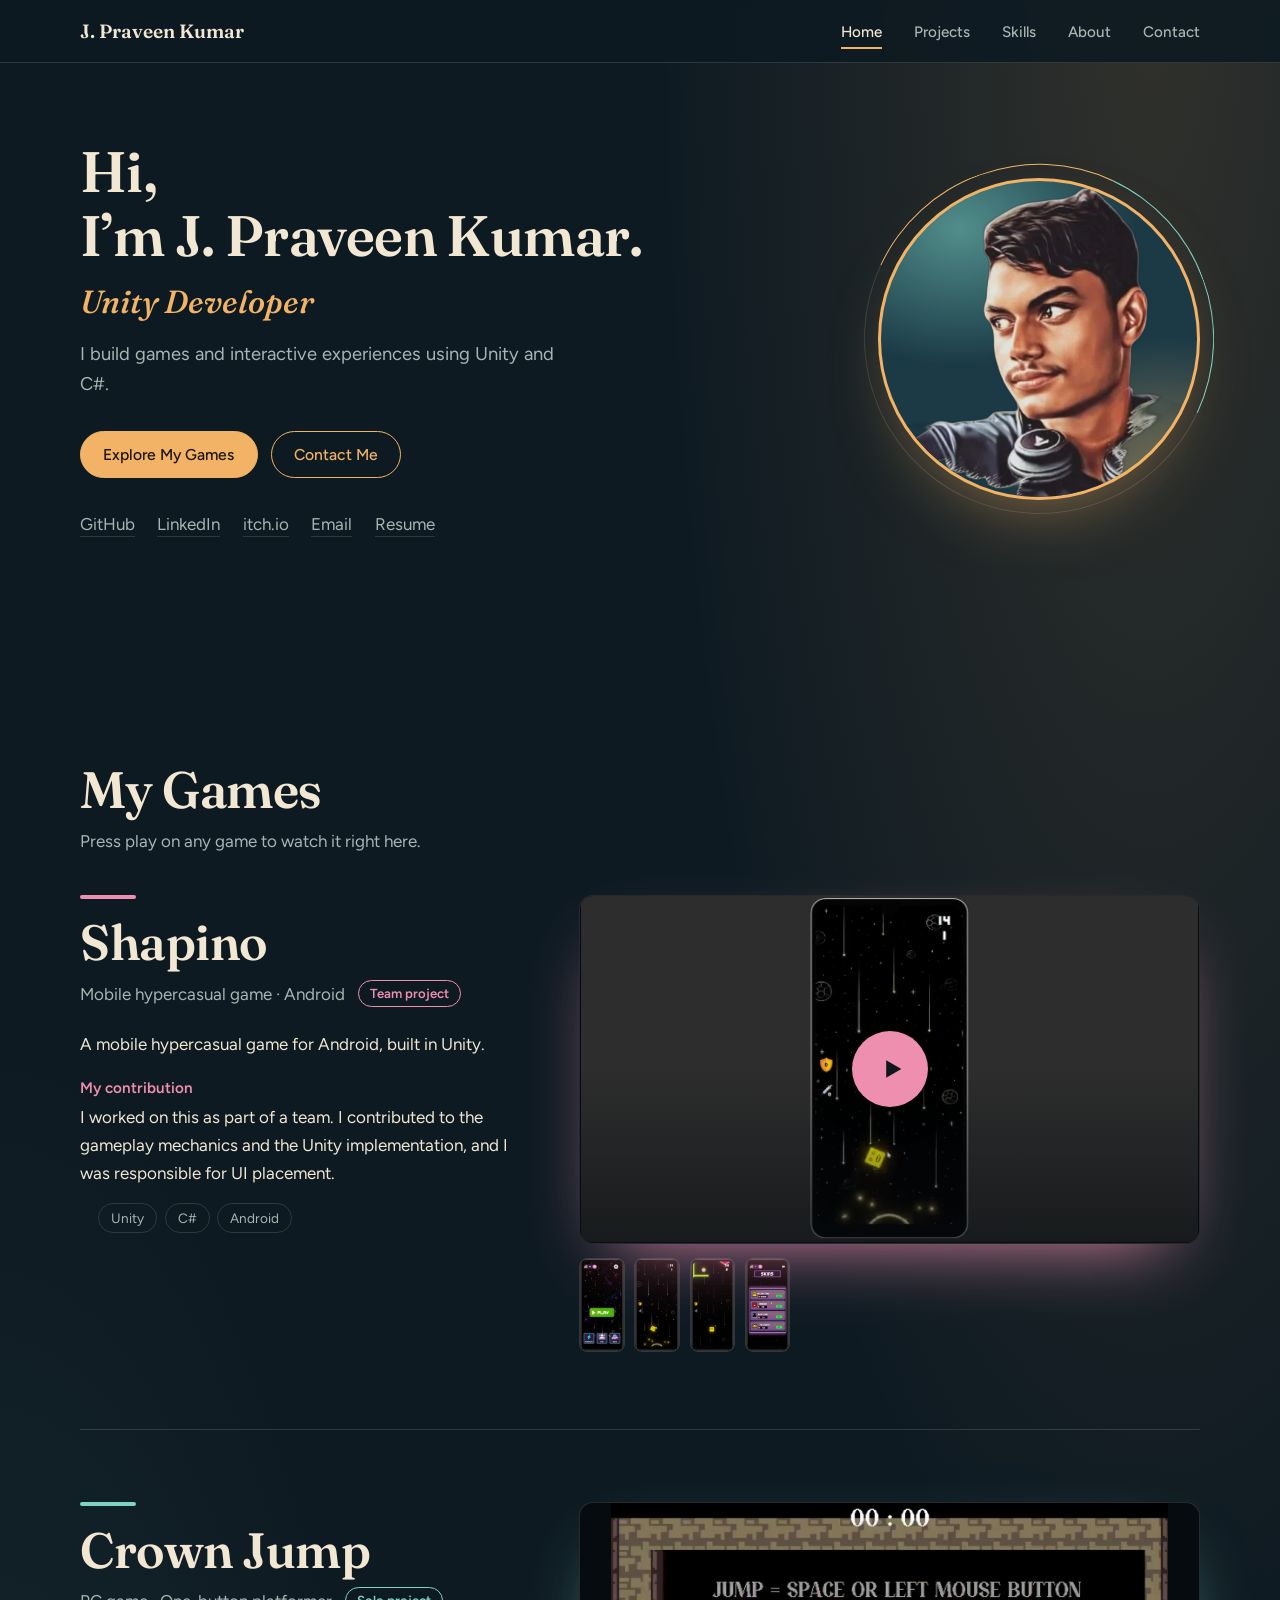
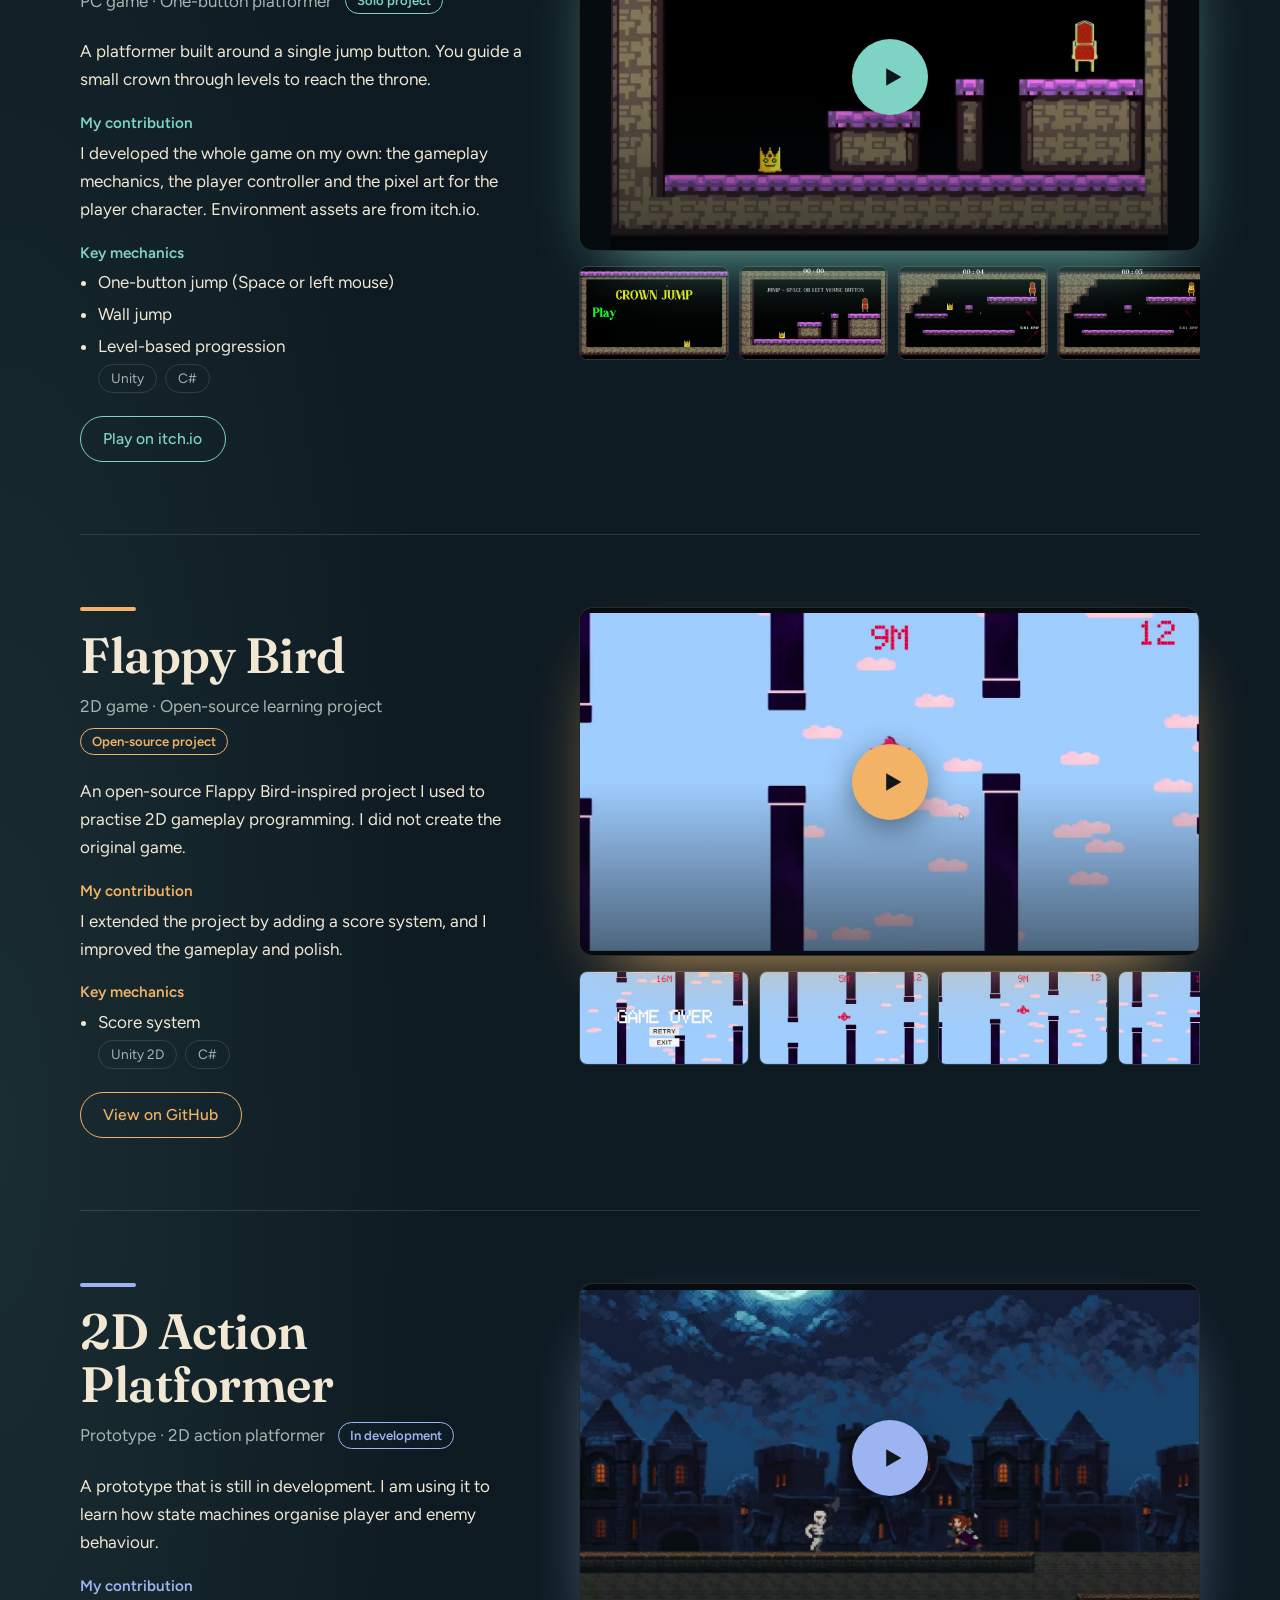
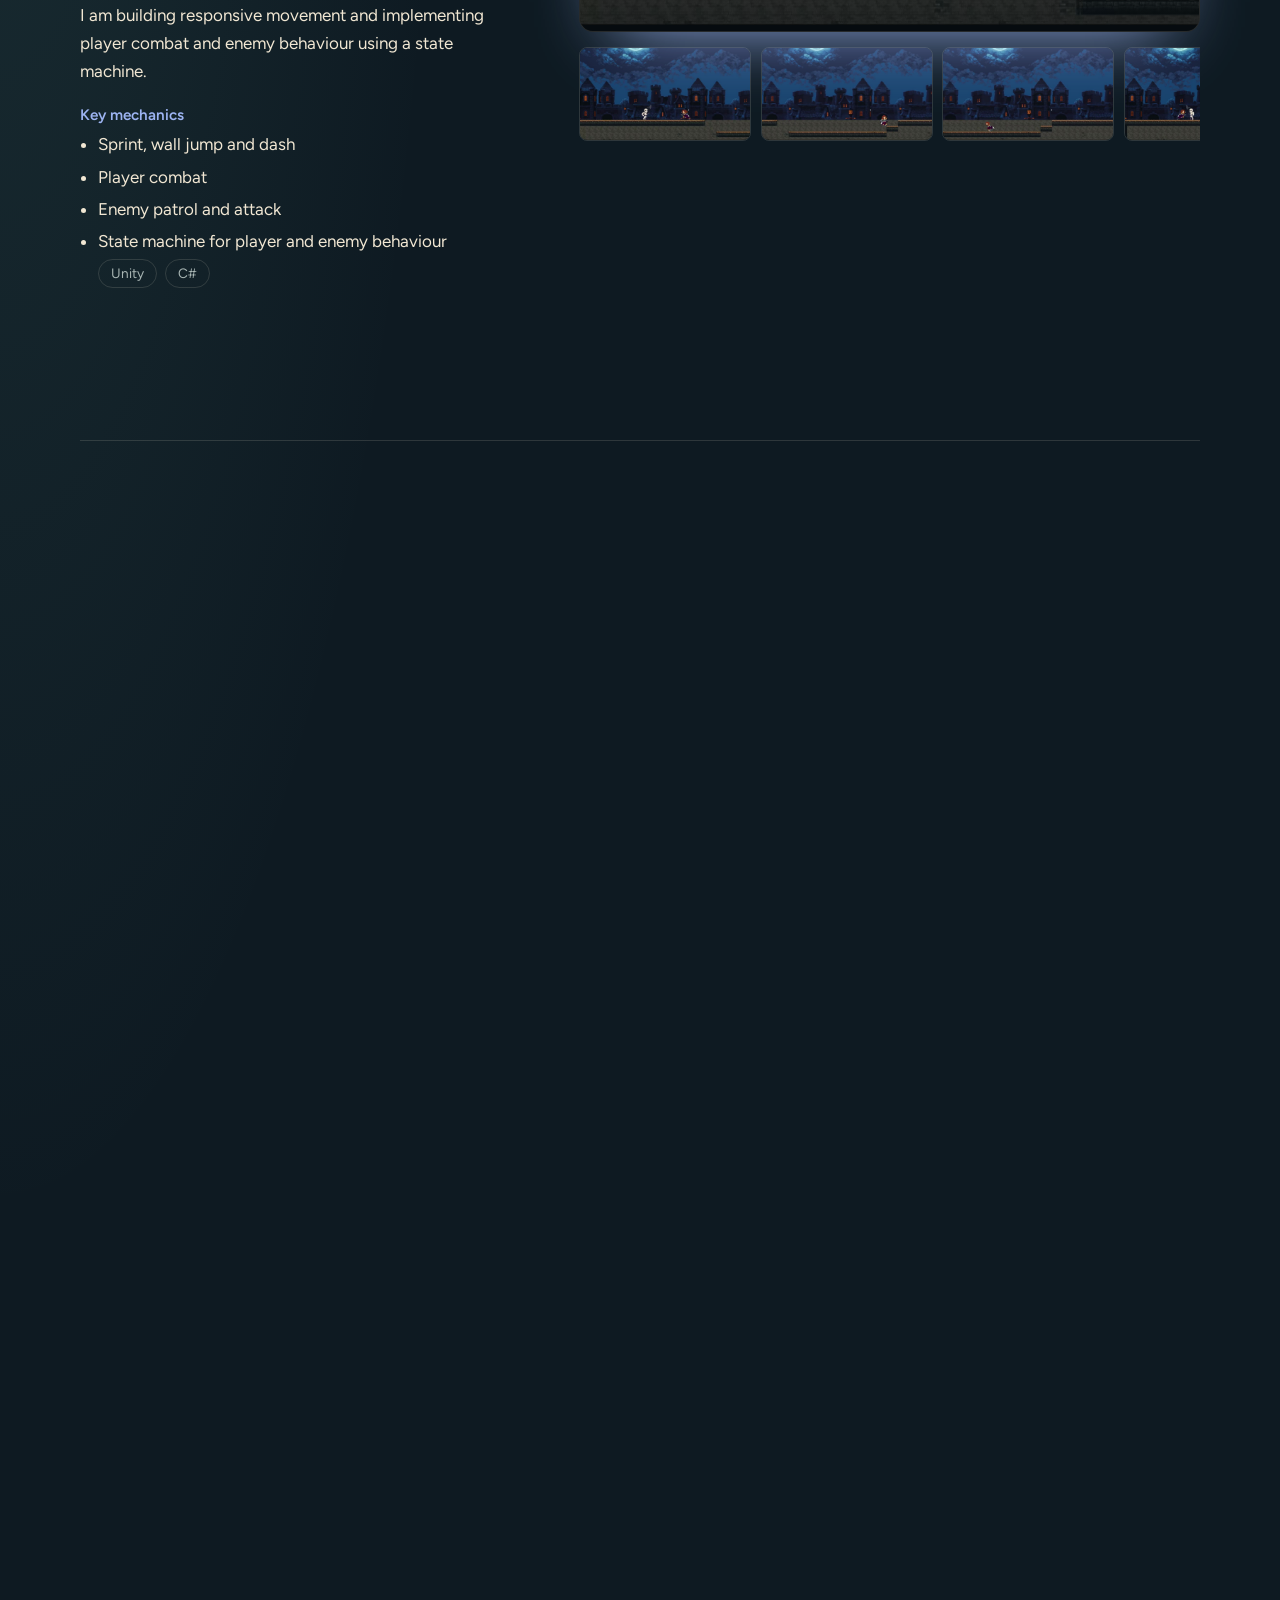
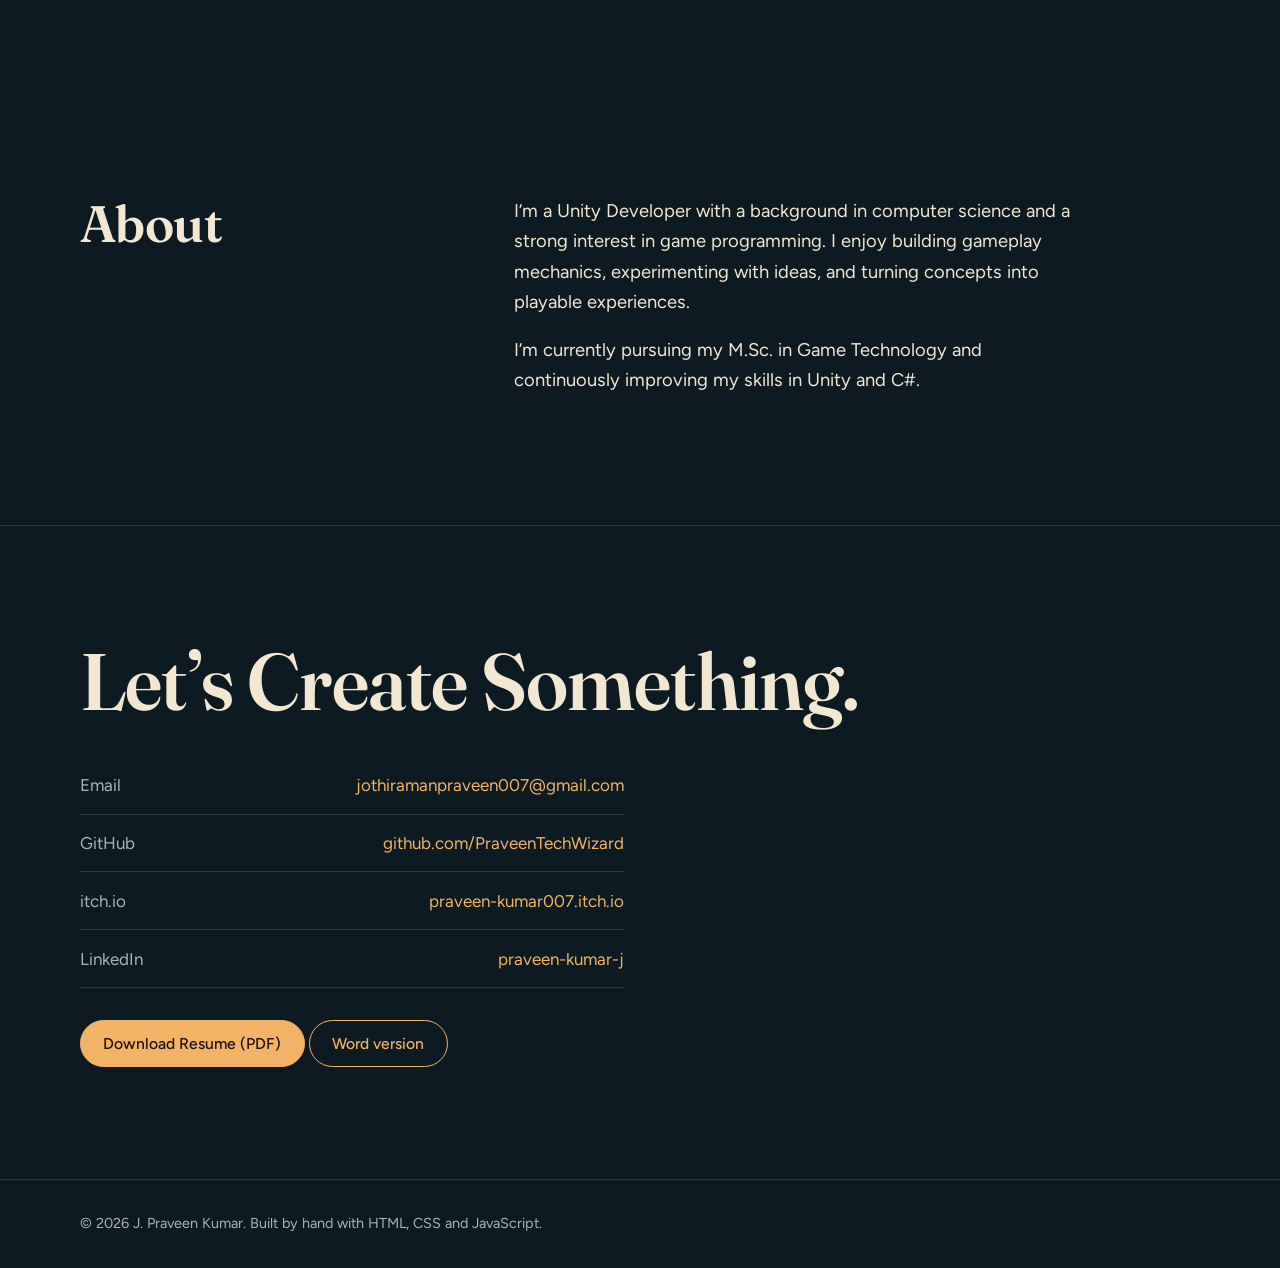
<file: index.html>
<!DOCTYPE html>
<html lang="en">
<head>
<meta charset="utf-8">
<meta name="viewport" content="width=device-width, initial-scale=1">
<title>J. Praveen Kumar | Unity Developer</title>
<meta name="description" content="Portfolio of J. Praveen Kumar, a Unity developer building games in C#. Gameplay videos, projects and contact details.">
<meta property="og:title" content="J. Praveen Kumar | Unity Developer">
<meta property="og:description" content="I build games and interactive experiences using Unity and C#.">
<meta property="og:type" content="website">
<link rel="icon" href="data:image/svg+xml,%3Csvg xmlns='http://www.w3.org/2000/svg' viewBox='0 0 64 64'%3E%3Crect width='64' height='64' rx='14' fill='%230e1a22'/%3E%3Ctext x='32' y='43' text-anchor='middle' font-family='Georgia,serif' font-size='30' font-weight='700' fill='%23f2b366'%3EJP%3C/text%3E%3C/svg%3E">
<link rel="preconnect" href="https://fonts.googleapis.com">
<link rel="preconnect" href="https://fonts.gstatic.com" crossorigin>
<link href="https://fonts.googleapis.com/css2?family=Figtree:wght@400;500;600&family=Fraunces:ital,opsz,wght@0,9..144,500;0,9..144,600;1,9..144,500&display=swap" rel="stylesheet">
<link rel="stylesheet" href="css/style.css">
</head>
<body>
<a class="skip" href="#projects">Skip to projects</a>
<div class="progress" aria-hidden="true"></div>
<header class="top">
  <div class="wrap">
    <a class="brand" href="#home">J. Praveen Kumar</a>
    <nav aria-label="Main"><ul>
      <li><a href="#home">Home</a></li><li><a href="#projects">Projects</a></li><li><a href="#skills">Skills</a></li><li><a href="#about">About</a></li><li><a href="#contact">Contact</a></li>
    </ul></nav>
  </div>
</header>

<main>
<section id="home" class="hero">
  <div class="wrap hero-grid">
    <div class="hero-text">
      <h1><span>Hi,</span> <span>I’m J. Praveen Kumar.</span></h1>
      <p class="role">Unity Developer</p>
      <p class="intro">I build games and interactive experiences using Unity and C#.</p>
      <div class="actions">
        <a class="btn primary" href="#projects">Explore My Games</a>
        <a class="btn" href="#contact">Contact Me</a>
      </div>
      <ul class="social" aria-label="Social links" id="social"></ul>
    </div>
    <figure class="portrait">
      <div class="disc"><img src="assets/img/profile.webp" alt="Portrait of J. Praveen Kumar" width="640" height="640" onerror="this.parentElement.parentElement.classList.add('empty')"></div>
      <figcaption class="todo">Add your photo: assets/img/profile.webp</figcaption>
    </figure>
  </div>
</section>

<section id="projects">
  <div class="wrap">
    <h2 class="reveal">My Games</h2>
    <p class="sub reveal">Press play on any game to watch it right here.</p>
    <div id="project-list"></div>

    <div class="mech" id="mechanics" aria-labelledby="mech-title">
      <h2 id="mech-title" class="reveal">Game Mechanics</h2>
      <p class="sub reveal">Small prototypes where I practise one idea at a time. These are not finished games.</p>
      <div class="carousel reveal" role="region" aria-roledescription="carousel" aria-label="Game mechanic videos">
        <div class="car-track" id="car-track" tabindex="0"></div>
        <div class="car-ctrl">
          <button type="button" class="car-btn" id="car-prev" aria-label="Previous mechanic">&#8592;</button>
          <div class="dots" id="car-dots"></div>
          <span class="count" id="car-count" aria-live="polite"></span>
          <button type="button" class="car-btn" id="car-next" aria-label="Next mechanic">&#8594;</button>
        </div>
      </div>
    </div>
  </div>
</section>

<section id="skills">
  <div class="wrap">
    <h2 class="reveal">Skills</h2>
    <div class="skills" id="skill-list"></div>
  </div>
</section>

<section id="about">
  <div class="wrap about-grid">
    <h2 class="reveal">About</h2>
    <div class="prose reveal">
      <p>I’m a Unity Developer with a background in computer science and a strong interest in game programming. I enjoy building gameplay mechanics, experimenting with ideas, and turning concepts into playable experiences.</p>
      <p>I’m currently pursuing my M.Sc. in Game Technology and continuously improving my skills in Unity and C#.</p>
    </div>
  </div>
</section>

<section id="contact">
  <div class="wrap">
    <h2 class="big reveal">Let’s Create Something.</h2>
    <ul class="clist reveal" id="contact-list"></ul>
    <div class="reveal" id="resume-slot"></div>
  </div>
</section>
</main>

<footer><div class="wrap">© 2026 J. Praveen Kumar. Built by hand with HTML, CSS and JavaScript.</div></footer>

<dialog id="lightbox" aria-label="Screenshot viewer"><img alt=""><button type="button" class="btn" id="lb-close">Close</button></dialog>
<noscript><p class="wrap">This portfolio needs JavaScript to show the games. Please enable it.</p></noscript>
<script src="js/data.js"></script>
<script src="js/main.js"></script>
</body>
</html>
</file>
<file: css/style.css>
/* Palette: night teal base, sand text, amber (warm) and mint (cool) accents.
   Each game sets its own --accent on top of this. */
:root{
  color-scheme:dark;
  --night:#0e1a22; --deep:#0a131a; --panel:#15262f; --line:rgba(241,231,211,.14);
  --ink:#f1e7d3; --muted:#a8b5b3; --amber:#f2b366; --mint:#7ed3c4; --coral:#ef8f7b;
  --display:"Fraunces",Georgia,"Times New Roman",serif;
  --body:"Figtree",system-ui,-apple-system,"Segoe UI",sans-serif;
}
*,*::before,*::after{box-sizing:border-box}
html{scroll-behavior:smooth;scroll-padding-top:76px}
body{margin:0;color:var(--ink);font:400 1.0625rem/1.65 var(--body);background:
  radial-gradient(55% 40% at 90% 0%,rgba(242,179,102,.15),transparent 70%),
  radial-gradient(50% 40% at 0% 45%,rgba(126,211,196,.10),transparent 70%),var(--night)}
img,video{max-width:100%;display:block}
a{color:inherit}
:focus-visible{outline:2px solid var(--amber);outline-offset:3px}
.wrap{width:min(1120px,100% - 2.5rem);margin-inline:auto}
.skip{position:absolute;left:-999px;top:8px;background:var(--amber);color:#1a1208;padding:.5rem 1rem;z-index:100}
.skip:focus{left:8px}
.todo{color:var(--coral);border-bottom:1px dashed var(--coral);font-size:.9em}
.progress{position:fixed;inset:0 0 auto;height:3px;z-index:70;background:linear-gradient(90deg,var(--amber),var(--mint));transform:scaleX(0);transform-origin:0 50%}

/* header */
.top{position:sticky;top:0;z-index:60;background:rgba(14,26,34,.9);backdrop-filter:blur(8px);border-bottom:1px solid var(--line)}
.top .wrap{display:flex;align-items:center;justify-content:space-between;gap:1rem;height:62px}
.brand{font:600 1.2rem var(--display);text-decoration:none;white-space:nowrap}
nav ul{display:flex;gap:clamp(.9rem,2.5vw,2rem);list-style:none;margin:0;padding:0}
nav a{font-size:.95rem;font-weight:500;color:var(--muted);text-decoration:none;padding:.35rem 0;border-bottom:2px solid transparent;transition:color .25s,border-color .25s}
nav a:hover,nav a[aria-current="true"]{color:var(--ink);border-color:var(--amber)}
@media(max-width:620px){.brand{display:none}.top .wrap{justify-content:center}}

/* shared */
section{padding:clamp(4rem,9vw,7rem) 0}
h1,h2,h3{font-family:var(--display);font-weight:600;line-height:1.08;margin:0;letter-spacing:-.01em}
h2{font-size:clamp(2.1rem,5vw,3.2rem);margin-bottom:.6rem}
.sub{color:var(--muted);margin:0 0 2.5rem}
.btn{display:inline-block;font:500 .98rem var(--body);text-decoration:none;padding:.8rem 1.4rem;border:1px solid var(--amber);color:var(--amber);border-radius:999px;transition:background .25s,color .25s,transform .25s;cursor:pointer;background:none}
.btn:hover{background:rgba(242,179,102,.14);transform:translateY(-2px)}
.btn.primary{background:var(--amber);color:#1a1208}
.btn.primary:hover{background:#f7c383}
.reveal{transition:opacity .7s ease,transform .7s ease;transition-delay:var(--d,0s)}
.js .reveal{opacity:0;transform:translateY(18px)}
.js .reveal.in{opacity:1;transform:none}

/* hero */
.hero{padding-top:clamp(2.5rem,6vw,5rem)}
.hero-grid{display:grid;gap:3rem;align-items:center}
.hero-text{container-type:inline-size;min-width:0}
.hero h1{font-size:clamp(1.7rem,6.6vw,3.6rem);font-size:min(3.8rem,7.6cqw);line-height:1.12}
.hero h1 span{display:block;white-space:nowrap}
.role{font:italic 500 clamp(1.4rem,3vw,2rem) var(--display);color:var(--amber);margin:.9rem 0 1.1rem}
.intro{max-width:30rem;color:var(--muted);font-size:1.15rem;margin:0 0 2rem}
.actions{display:flex;flex-wrap:wrap;gap:.8rem}
.social{display:flex;gap:1.4rem;list-style:none;padding:0;margin:2rem 0 0}
.social a{color:var(--muted);text-decoration:none;border-bottom:1px solid var(--line);padding-bottom:2px;transition:color .25s,border-color .25s}
.social a:hover{color:var(--mint);border-color:var(--mint)}
.js .hero-text>*{animation:rise .8s ease both}
.js .hero-text>:nth-child(2){animation-delay:.1s}.js .hero-text>:nth-child(3){animation-delay:.2s}
.js .hero-text>:nth-child(4){animation-delay:.3s}.js .hero-text>:nth-child(5){animation-delay:.4s}
.js .portrait{animation:rise 1s .2s ease both}
@keyframes rise{from{opacity:0;transform:translateY(22px)}}
.portrait{margin:0;position:relative;width:min(100%,360px);justify-self:center;aspect-ratio:1}
.portrait::before{content:"";position:absolute;inset:-14px;border-radius:50%;border:1px solid var(--line);border-top-color:var(--amber);border-right-color:var(--mint);transform:rotate(-20deg)}
.disc{position:relative;width:100%;height:100%;border-radius:50%;overflow:hidden;border:3px solid var(--amber);box-shadow:0 30px 70px -30px rgba(242,179,102,.55);
  background:radial-gradient(90% 70% at 25% 15%,rgba(126,211,196,.55),transparent 62%),radial-gradient(80% 70% at 90% 95%,rgba(242,179,102,.45),transparent 65%),#1b3a46}
.disc img{width:100%;height:100%;object-fit:cover;object-position:50% 100%;transform:scale(1.06);transform-origin:50% 100%}
.portrait figcaption{display:none}
.portrait.empty img{visibility:hidden}
.portrait.empty figcaption{display:block;position:absolute;inset:auto 1rem 20%;text-align:center}
@media(min-width:880px){.hero-grid{grid-template-columns:1.4fr .6fr}}

/* projects */
.project{display:grid;gap:1.4rem 3.5rem;padding:clamp(2.5rem,6vw,4.5rem) 0;border-top:1px solid var(--line);grid-template-areas:"head" "media" "body"}
.project:first-child{border-top:0;padding-top:0}
.p-head{grid-area:head}.p-media{grid-area:media}.p-body{grid-area:body}
.p-head::before{content:"";display:block;width:56px;height:4px;border-radius:2px;background:var(--accent);margin-bottom:1.1rem}
.p-head h3{font-size:clamp(2.1rem,4.5vw,3.1rem)}
.ptype{margin:.6rem 0 0;color:var(--muted);display:flex;flex-wrap:wrap;gap:.5rem .8rem;align-items:center}
.status{font-size:.82rem;font-weight:600;color:var(--accent);border:1px solid var(--accent);border-radius:999px;padding:.1rem .7rem}
.p-body p{margin:0 0 1rem;max-width:34rem}
.p-body h4{font:600 .95rem var(--body);color:var(--accent);margin:1.3rem 0 .4rem}
.p-body ul{margin:0;padding-left:1.15rem;color:var(--ink)}
.p-body li{margin-bottom:.25rem}
.chips{display:flex;flex-wrap:wrap;gap:.45rem;margin:1.3rem 0 0;padding:0;list-style:none}
.chips li{margin:0;font-size:.85rem;color:var(--muted);border:1px solid var(--line);border-radius:999px;padding:.15rem .75rem}
.plinks{margin-top:1.4rem;display:flex;flex-wrap:wrap;gap:.7rem}
.plinks .btn{border-color:var(--accent);color:var(--accent)}
.plinks .btn:hover{background:color-mix(in srgb,var(--accent) 16%,transparent)}
.player{position:relative;aspect-ratio:16/9;background:#060b0f;border-radius:14px;overflow:hidden;border:1px solid var(--line);box-shadow:0 30px 70px -35px var(--accent)}
.player img,.player video{width:100%;height:100%;object-fit:contain}
.play{position:absolute;inset:0;display:grid;place-items:center;border:0;background:linear-gradient(transparent 50%,rgba(6,11,15,.55));cursor:pointer}
.play span{width:76px;height:76px;border-radius:50%;background:var(--accent);display:grid;place-items:center;transition:transform .25s;box-shadow:0 8px 30px rgba(0,0,0,.45)}
.play:hover span,.play:focus-visible span{transform:scale(1.1)}
.play svg{width:28px;height:28px;margin-left:4px;fill:#10171c}
.player.empty{display:grid;place-items:center;text-align:center;padding:1.5rem;color:var(--muted);border-style:dashed}
.shots{display:flex;gap:.6rem;margin-top:.9rem;overflow-x:auto;padding-bottom:.3rem}
.shots button{flex:none;padding:0;border:1px solid var(--line);border-radius:8px;overflow:hidden;background:none;cursor:pointer;transition:border-color .25s,transform .25s}
.shots button:hover{border-color:var(--accent);transform:translateY(-2px)}
.shots img{height:92px;width:auto}
@media(min-width:960px){
  .project{grid-template-columns:minmax(0,5fr) minmax(0,7fr);grid-template-areas:"head media" "body media";grid-template-rows:auto 1fr}
  .p-media{align-self:start;position:sticky;top:90px;grid-row:1/3}
}

/* mechanics slider */
.mech{margin-top:clamp(3rem,7vw,5rem);padding-top:clamp(3rem,7vw,5rem);border-top:1px solid var(--line)}
.car-track{display:flex;overflow-x:auto;scroll-snap-type:x mandatory;scrollbar-width:none;overscroll-behavior-x:contain}
.car-track::-webkit-scrollbar{display:none}
.slide{flex:0 0 100%;scroll-snap-align:start;scroll-snap-stop:always;display:grid;gap:1.4rem 3rem;align-items:center;padding:.4rem .5rem 1rem}
.slide h3{font-size:clamp(1.8rem,4vw,2.6rem);margin:.2rem 0 .8rem}
.slide h3::before{content:"";display:block;width:48px;height:4px;border-radius:2px;background:var(--accent);margin-bottom:1rem}
.slide p{margin:0 0 1rem;max-width:30rem}
.slide ul.pts{margin:0;padding-left:1.15rem}
.slide ul.pts li{margin-bottom:.25rem}
.car-ctrl{display:flex;align-items:center;justify-content:center;gap:1.2rem;margin-top:1.4rem}
.car-btn{width:48px;height:48px;border-radius:50%;border:1px solid var(--amber);background:none;color:var(--amber);font-size:1.3rem;cursor:pointer;transition:background .25s,opacity .25s}
.car-btn:hover:not(:disabled){background:rgba(242,179,102,.16)}
.car-btn:disabled{opacity:.3;cursor:default}
.dots{display:flex;gap:.55rem}
.dots button{width:11px;height:11px;border-radius:6px;border:0;padding:0;background:var(--line);cursor:pointer;transition:width .3s,background .3s}
.dots button[aria-current="true"]{width:30px;background:var(--amber)}
.count{font-size:.9rem;color:var(--muted);min-width:3.2rem;text-align:center}
@media(min-width:900px){.slide{grid-template-columns:minmax(0,7fr) minmax(0,5fr)}}

/* skills */
.skills{display:grid;gap:2rem 3rem;grid-template-columns:repeat(auto-fit,minmax(210px,1fr))}
.skills h3{font-size:1.5rem;padding-bottom:.7rem;margin-bottom:.4rem;border-bottom:2px solid var(--c)}
.skills ul{list-style:none;margin:0;padding:0}
.skills li{padding:.55rem 0;border-bottom:1px solid var(--line)}

/* about */
.about-grid{display:grid;gap:1rem 4rem}
.prose p{max-width:36rem;margin:0 0 1.1rem;font-size:1.15rem}
@media(min-width:880px){.about-grid{grid-template-columns:.7fr 1.3fr}}

/* contact */
#contact{border-top:1px solid var(--line)}
h2.big{font-size:clamp(2.6rem,7vw,5rem);max-width:12em;margin-bottom:2rem}
.clist{list-style:none;margin:0 0 2rem;padding:0;max-width:34rem}
.clist li{display:flex;justify-content:space-between;gap:1rem;flex-wrap:wrap;padding:.9rem 0;border-bottom:1px solid var(--line)}
.clist span{color:var(--muted)}
.clist a{color:var(--amber);text-decoration:none;overflow-wrap:anywhere}
.clist a:hover{text-decoration:underline}
footer{border-top:1px solid var(--line);padding:2rem 0;color:var(--muted);font-size:.9rem}

/* lightbox */
dialog{border:0;background:transparent;padding:1rem;max-width:min(94vw,1100px);max-height:94vh;color:var(--ink);text-align:center}
dialog::backdrop{background:rgba(6,11,15,.9)}
dialog img{max-height:80vh;margin:0 auto 1rem;border-radius:10px}

@media(prefers-reduced-motion:reduce){
  html{scroll-behavior:auto}
  *,*::before,*::after{animation:none!important;transition:none!important}
  .js .reveal{opacity:1;transform:none}
}
</file>
